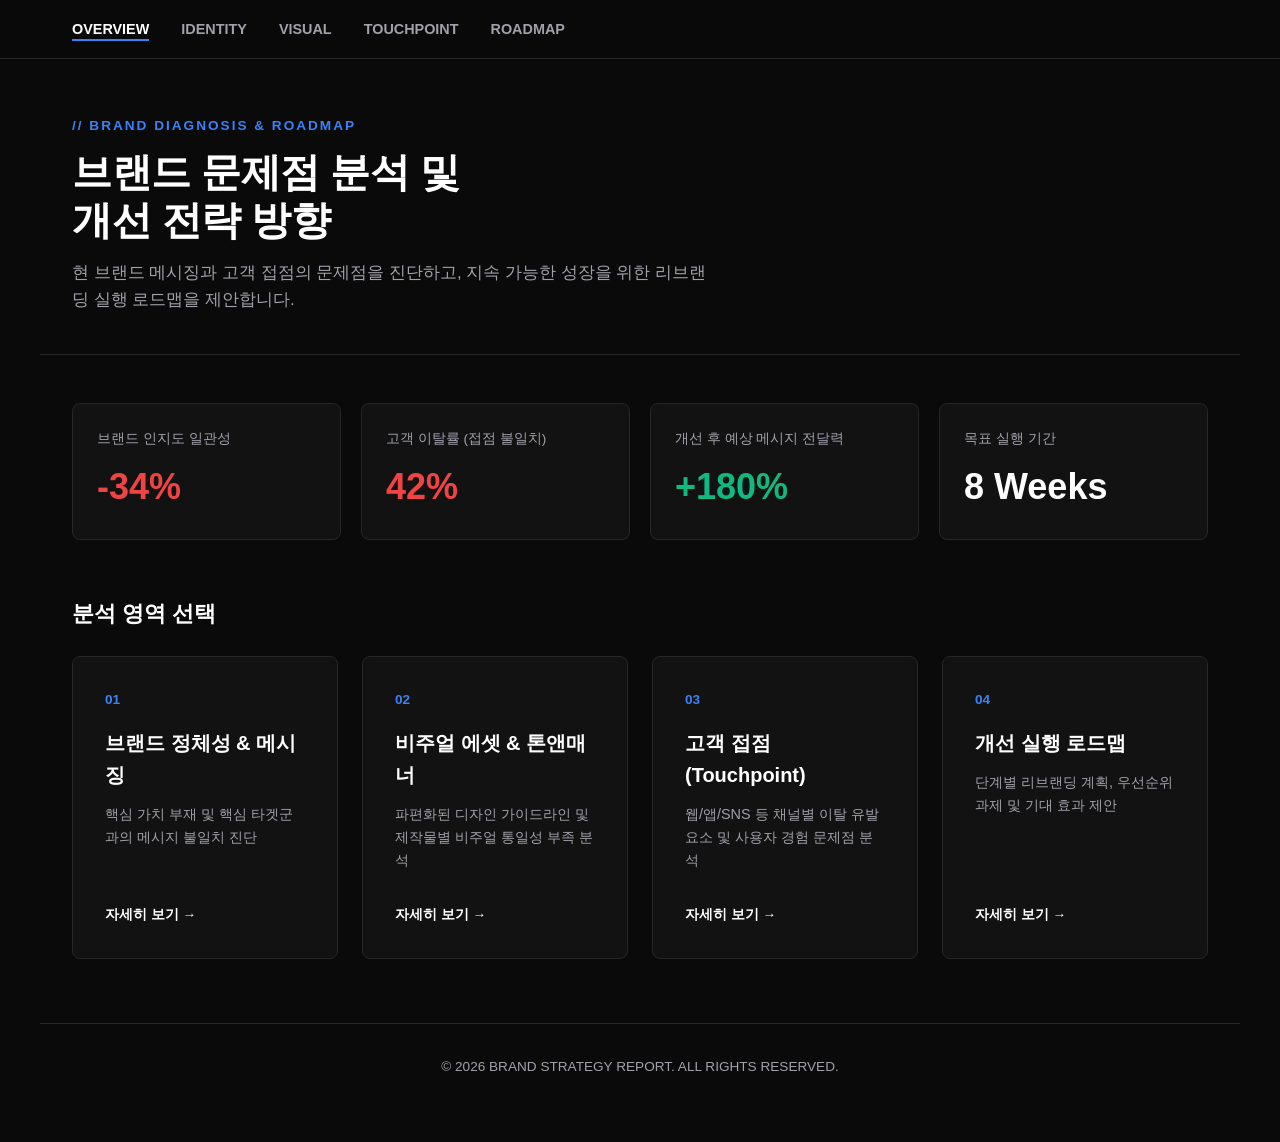
<file: index.html>
<!DOCTYPE html>
<html lang="ko">
<head>
    <meta charset="UTF-8">
    <meta name="viewport" content="width=device-width, initial-scale=1.0">
    <title>BRAND STRATEGY & ANALYSIS</title>
    <style>
        /* 글로벌 다크 스타일 (Black Eight 톤앤매너) */
        :root {
            --bg-dark: #0a0a0a;
            --card-bg: #121212;
            --border-color: #262626;
            --border-hover: #525252;
            --text-primary: #ffffff;
            --text-secondary: #a1a1aa;
            --accent-blue: #3b82f6;
            --accent-green: #10b981;
            --accent-red: #ef4444;
        }

        * { box-sizing: border-box; margin: 0; padding: 0; font-family: -apple-system, BlinkMacSystemFont, "Segoe UI", Roboto, sans-serif; }
        body { background-color: var(--bg-dark); color: var(--text-primary); line-height: 1.6; }

        /* Navigation */
        nav {
            position: sticky; top: 0;
            background: rgba(10, 10, 10, 0.85);
            backdrop-filter: blur(12px);
            border-bottom: 1px solid var(--border-color);
            z-index: 100;
        }

        .nav-container {
            max-width: 1200px; margin: 0 auto;
            display: flex; gap: 2rem; padding: 1rem 2rem;
            list-style: none;
        }

        .nav-container button {
            background: none; border: none;
            color: var(--text-secondary);
            font-size: 0.9rem; font-weight: 600;
            cursor: pointer; transition: color 0.2s;
        }

        .nav-container button:hover, .nav-container button.active {
            color: var(--text-primary);
            border-bottom: 2px solid var(--accent-blue);
            padding-bottom: 2px;
        }

        /* Header */
        header {
            padding: 3.5rem 2rem 2.5rem;
            max-width: 1200px; margin: 0 auto;
            border-bottom: 1px solid var(--border-color);
        }

        .header-tag {
            color: var(--accent-blue);
            font-size: 0.85rem; font-weight: 700;
            letter-spacing: 2px; text-transform: uppercase;
            margin-bottom: 0.75rem;
        }

        header h1 {
            font-size: 2.5rem; font-weight: 800;
            letter-spacing: -0.5px; margin-bottom: 1rem; line-height: 1.2;
        }

        header p { color: var(--text-secondary); font-size: 1.05rem; max-width: 650px; }

        /* 화면 전환 처리 */
        .page-view { display: none; }
        .page-view.active { display: block; }

        /* Main Content */
        main { max-width: 1200px; margin: 3rem auto; padding: 0 2rem; }

        /* Metrics Grid */
        .metrics-grid {
            display: grid; grid-template-columns: repeat(auto-fit, minmax(220px, 1fr));
            gap: 1.25rem; margin-bottom: 3.5rem;
        }

        .metric-card {
            background-color: var(--card-bg);
            border: 1px solid var(--border-color);
            padding: 1.5rem; border-radius: 8px;
        }

        .metric-label { color: var(--text-secondary); font-size: 0.85rem; margin-bottom: 0.5rem; }
        .metric-value { font-size: 2.25rem; font-weight: 800; color: var(--accent-green); }
        .metric-value.negative { color: var(--accent-red); }

        /* Category Grid */
        .section-title { font-size: 1.4rem; font-weight: 700; margin-bottom: 1.5rem; }
        .category-grid {
            display: grid; grid-template-columns: repeat(auto-fit, minmax(260px, 1fr)); gap: 1.5rem;
        }

        .category-card {
            background-color: var(--card-bg);
            border: 1px solid var(--border-color);
            border-radius: 8px; padding: 2rem;
            cursor: pointer; display: flex; flex-direction: column;
            justify-content: space-between; transition: border-color 0.2s, transform 0.2s;
        }

        .category-card:hover { border-color: var(--border-hover); transform: translateY(-3px); }
        .card-num { font-size: 0.85rem; font-weight: 700; color: var(--accent-blue); margin-bottom: 1rem; }
        .category-card h3 { font-size: 1.25rem; margin-bottom: 0.75rem; }
        .category-card p { color: var(--text-secondary); font-size: 0.9rem; margin-bottom: 2rem; }
        .card-link { font-size: 0.85rem; font-weight: 600; color: var(--text-primary); }

        /* Detail Boxes */
        .section-box {
            background-color: var(--card-bg);
            border: 1px solid var(--border-color);
            padding: 2rem; border-radius: 8px; margin-bottom: 2rem;
        }

        .comparison-grid {
            display: grid; grid-template-columns: repeat(auto-fit, minmax(300px, 1fr));
            gap: 1.5rem; margin-top: 1.5rem;
        }

        .box-problem {
            background: rgba(239, 68, 68, 0.05); border: 1px solid rgba(239, 68, 68, 0.2);
            border-left: 4px solid var(--accent-red); padding: 1.5rem; border-radius: 6px;
        }

        .box-solution {
            background: rgba(16, 185, 129, 0.05); border: 1px solid rgba(16, 185, 129, 0.2);
            border-left: 4px solid var(--accent-green); padding: 1.5rem; border-radius: 6px;
        }

        .box-title { font-weight: 700; font-size: 1rem; margin-bottom: 0.75rem; }
        .box-problem .box-title { color: var(--accent-red); }
        .box-solution .box-title { color: var(--accent-green); }

        ul.detail-list { padding-left: 1.2rem; color: var(--text-secondary); font-size: 0.95rem; }
        ul.detail-list li { margin-bottom: 0.5rem; }

        .back-btn {
            background: none; border: none; color: var(--text-secondary);
            font-size: 0.85rem; cursor: pointer; margin-bottom: 1rem;
        }
        .back-btn:hover { color: var(--text-primary); }

        footer {
            max-width: 1200px; margin: 4rem auto 2rem; padding: 2rem;
            border-top: 1px solid var(--border-color); color: var(--text-secondary);
            font-size: 0.85rem; text-align: center;
        }
    </style>
</head>
<body>

    <!-- 상단 네비게이션 -->
    <nav>
        <ul class="nav-container">
            <li><button class="nav-btn active" onclick="showPage('overview')">OVERVIEW</button></li>
            <li><button class="nav-btn" onclick="showPage('identity')">IDENTITY</button></li>
            <li><button class="nav-btn" onclick="showPage('visual')">VISUAL</button></li>
            <li><button class="nav-btn" onclick="showPage('touchpoint')">TOUCHPOINT</button></li>
            <li><button class="nav-btn" onclick="showPage('roadmap')">ROADMAP</button></li>
        </ul>
    </nav>

    <!-- 0. 메인 OVERVIEW 페이지 -->
    <div id="overview" class="page-view active">
        <header>
            <div class="header-tag">// BRAND DIAGNOSIS & ROADMAP</div>
            <h1>브랜드 문제점 분석 및<br>개선 전략 방향</h1>
            <p>현 브랜드 메시징과 고객 접점의 문제점을 진단하고, 지속 가능한 성장을 위한 리브랜딩 실행 로드맵을 제안합니다.</p>
        </header>

        <main>
            <div class="metrics-grid">
                <div class="metric-card"><div class="metric-label">브랜드 인지도 일관성</div><div class="metric-value negative">-34%</div></div>
                <div class="metric-card"><div class="metric-label">고객 이탈률 (접점 불일치)</div><div class="metric-value negative">42%</div></div>
                <div class="metric-card"><div class="metric-label">개선 후 예상 메시지 전달력</div><div class="metric-value">+180%</div></div>
                <div class="metric-card"><div class="metric-label">목표 실행 기간</div><div class="metric-value" style="color: var(--text-primary);">8 Weeks</div></div>
            </div>

            <h2 class="section-title">분석 영역 선택</h2>
            <div class="category-grid">
                <div class="category-card" onclick="showPage('identity')">
                    <div><div class="card-num">01</div><h3>브랜드 정체성 & 메시징</h3><p>핵심 가치 부재 및 핵심 타겟군과의 메시지 불일치 진단</p></div>
                    <div class="card-link">자세히 보기 &rarr;</div>
                </div>

                <div class="category-card" onclick="showPage('visual')">
                    <div><div class="card-num">02</div><h3>비주얼 에셋 & 톤앤매너</h3><p>파편화된 디자인 가이드라인 및 제작물별 비주얼 통일성 부족 분석</p></div>
                    <div class="card-link">자세히 보기 &rarr;</div>
                </div>

                <div class="category-card" onclick="showPage('touchpoint')">
                    <div><div class="card-num">03</div><h3>고객 접점 (Touchpoint)</h3><p>웹/앱/SNS 등 채널별 이탈 유발 요소 및 사용자 경험 문제점 분석</p></div>
                    <div class="card-link">자세히 보기 &rarr;</div>
                </div>

                <div class="category-card" onclick="showPage('roadmap')">
                    <div><div class="card-num">04</div><h3>개선 실행 로드맵</h3><p>단계별 리브랜딩 계획, 우선순위 과제 및 기대 효과 제안</p></div>
                    <div class="card-link">자세히 보기 &rarr;</div>
                </div>
            </div>
        </main>
    </div>

    <!-- 1. IDENTITY 상세 페이지 -->
    <div id="identity" class="page-view">
        <header>
            <button class="back-btn" onclick="showPage('overview')">&larr; OVERVIEW 로 돌아가기</button>
            <div class="header-tag">// 01. BRAND IDENTITY & MESSAGING</div>
            <h1>브랜드 정체성 & 메시징 분석</h1>
            <p>현재 브랜드 슬로건과 실제 서비스 기능 간의 괴리로 인해 타겟 고객층에게 일관된 브랜드 핵심 가치를 전달하지 못하는 문제를 진단합니다.</p>
        </header>
        <main>
            <section class="section-box">
                <h2 class="section-title">현황 진단 및 개선안 비교 (AS-IS vs TO-BE)</h2>
                <div class="comparison-grid">
                    <div class="box-problem">
                        <div class="box-title">⚠️ 주요 문제점 (AS-IS)</div>
                        <ul class="detail-list">
                            <li>브랜드 슬로건이 지나치게 추상적이어서 직관적인 이해 부족</li>
                            <li>타겟 고객 설정과 실제 메시지 톤앤매너의 불일치</li>
                            <li>내부 임직원 간 브랜드 핵심 가치 정의 상이</li>
                        </ul>
                    </div>
                    <div class="box-solution">
                        <div class="box-title">💡 개선 방향 (TO-BE)</div>
                        <ul class="detail-list">
                            <li>핵심 가치를 직관적으로 표현하는 한 줄 슬로건 재정의</li>
                            <li>타겟 페르소나 재설정 및 메시징 톤앤매너 표준화 가이드라인 제작</li>
                            <li>내부 브랜드 내재화(Internal Branding) 세션 진행</li>
                        </ul>
                    </div>
                </div>
            </section>
        </main>
    </div>

    <!-- 2. VISUAL 상세 페이지 -->
    <div id="visual" class="page-view">
        <header>
            <button class="back-btn" onclick="showPage('overview')">&larr; OVERVIEW 로 돌아가기</button>
            <div class="header-tag">// 02. VISUAL ASSETS & TONEManner</div>
            <h1>비주얼 에셋 & 톤앤매너 분석</h1>
            <p>채널별로 파편화된 디자인 시스템과 일관성 없는 로고/컬러 활용으로 브랜드 신뢰도가 저하되는 문제를 진단합니다.</p>
        </header>
        <main>
            <section class="section-box">
                <h2 class="section-title">현황 진단 및 개선안 비교 (AS-IS vs TO-BE)</h2>
                <div class="comparison-grid">
                    <div class="box-problem">
                        <div class="box-title">⚠️ 주요 문제점 (AS-IS)</div>
                        <ul class="detail-list">
                            <li>채널별(웹, SNS, IR) 로고 및 키 컬러 활용의 불일치</li>
                            <li>통일된 디자인 시스템 부재로 제작물 생산성 감소</li>
                            <li>브랜드 그래픽 모티브 부족으로 시각적 차별성 결여</li>
                        </ul>
                    </div>
                    <div class="box-solution">
                        <div class="box-title">💡 개선 방향 (TO-BE)</div>
                        <ul class="detail-list">
                            <li>통합 BX/UI 가이드라인 구축 (Color Palette, Typography, Logo system)</li>
                            <li>재사용 가능한 컴포넌트 및 마케팅 템플릿 라이브러리 제작</li>
                            <li>브랜드 고유 그래픽 모티브 개발 및 전 채널 확산</li>
                        </ul>
                    </div>
                </div>
            </section>
        </main>
    </div>

    <!-- 3. TOUCHPOINT 상세 페이지 -->
    <div id="touchpoint" class="page-view">
        <header>
            <button class="back-btn" onclick="showPage('overview')">&larr; OVERVIEW 로 돌아가기</button>
            <div class="header-tag">// 03. CUSTOMER TOUCHPOINT ANALYSIS</div>
            <h1>고객 접점 (Touchpoint) 분석</h1>
            <p>고객 여정(Customer Journey) 상의 주요 접점에서 발생하는 메시지 단절 및 이탈 요인을 진단합니다.</p>
        </header>
        <main>
            <section class="section-box">
                <h2 class="section-title">현황 진단 및 개선안 비교 (AS-IS vs TO-BE)</h2>
                <div class="comparison-grid">
                    <div class="box-problem">
                        <div class="box-title">⚠️ 주요 문제점 (AS-IS)</div>
                        <ul class="detail-list">
                            <li>광고 카피와 웹사이트 랜딩페이지 상의 유저 메시지 맥락 단절</li>
                            <li>모바일 웹 UX/UI 가독성 저하로 인한 이탈률 심화</li>
                            <li>구매/전환 후 고객 대상 CRM 메시지 관리 미흡</li>
                        </ul>
                    </div>
                    <div class="box-solution">
                        <div class="box-title">💡 개선 방향 (TO-BE)</div>
                        <ul class="detail-list">
                            <li>광고 - 랜딩 - 전환까지 유기적인 메시지 퍼널 연결</li>
                            <li>핵심 랜딩페이지 반응형 UX/UI 개편 및 사용성 향상</li>
                            <li>고객 여정 단계별 맞춤형 CRM 토크 및 메시지 시나리오 구축</li>
                        </ul>
                    </div>
                </div>
            </section>
        </main>
    </div>

    <!-- 4. ROADMAP 상세 페이지 -->
    <div id="roadmap" class="page-view">
        <header>
            <button class="back-btn" onclick="showPage('overview')">&larr; OVERVIEW 로 돌아가기</button>
            <div class="header-tag">// 04. ACTION PLAN & ROADMAP</div>
            <h1>개선 실행 로드맵 및 기대 효과</h1>
            <p>우선순위에 따른 단계별 리브랜딩 실행 계획과 이를 통한 예상 기대 성과를 제시합니다.</p>
        </header>
        <main>
            <section class="section-box">
                <h2 class="section-title">현황 진단 및 개선안 비교 (AS-IS vs TO-BE)</h2>
                <div class="comparison-grid">
                    <div class="box-problem">
                        <div class="box-title">⚠️ 주요 문제점 (AS-IS)</div>
                        <ul class="detail-list">
                            <li>모든 과제를 동시에 진행하여 자원 분산 및 완료 지연 위험</li>
                            <li>단기적 성과와 장기적 브랜딩 간의 균형 부재</li>
                            <li>개선 후 성과 측정 지표(KPI) 부재</li>
                        </ul>
                    </div>
                    <div class="box-solution">
                        <div class="box-title">💡 개선 방향 (TO-BE)</div>
                        <ul class="detail-list">
                            <li>8주 차 단계별 execution 로드맵 수립 (Phase 1 -> Phase 2 -> Phase 3)</li>
                            <li>빠른 임팩트를 내는 Quick-win 과제 우선 실행</li>
                            <li>브랜드 인지도, 메시지 전달률, 전환율 기반의 정량 KPI 설정 및 F/U</li>
                        </ul>
                    </div>
                </div>
            </section>
        </main>
    </div>

    <footer>
        &copy; 2026 BRAND STRATEGY REPORT. ALL RIGHTS RESERVED.
    </footer>

    <!-- 페이지 전환 JS 스크립트 -->
    <script>
        function showPage(pageId) {
            // 모든 페이지 숨기기
            const pages = document.querySelectorAll('.page-view');
            pages.forEach(p => p.classList.remove('active'));

            // 선택한 페이지 보여주기
            const targetPage = document.getElementById(pageId);
            if (targetPage) targetPage.classList.add('active');

            // 네비게이션 버튼 활성화 상태 전환
            const buttons = document.querySelectorAll('.nav-btn');
            buttons.forEach(btn => btn.classList.remove('active'));

            const navIndex = { 'overview': 0, 'identity': 1, 'visual': 2, 'touchpoint': 3, 'roadmap': 4 };
            if (buttons[navIndex[pageId]]) {
                buttons[navIndex[pageId]].classList.add('active');
            }

            // 스크롤 상단 이동
            window.scrollTo(0, 0);
        }
    </script>
</body>
</html>
</file>
